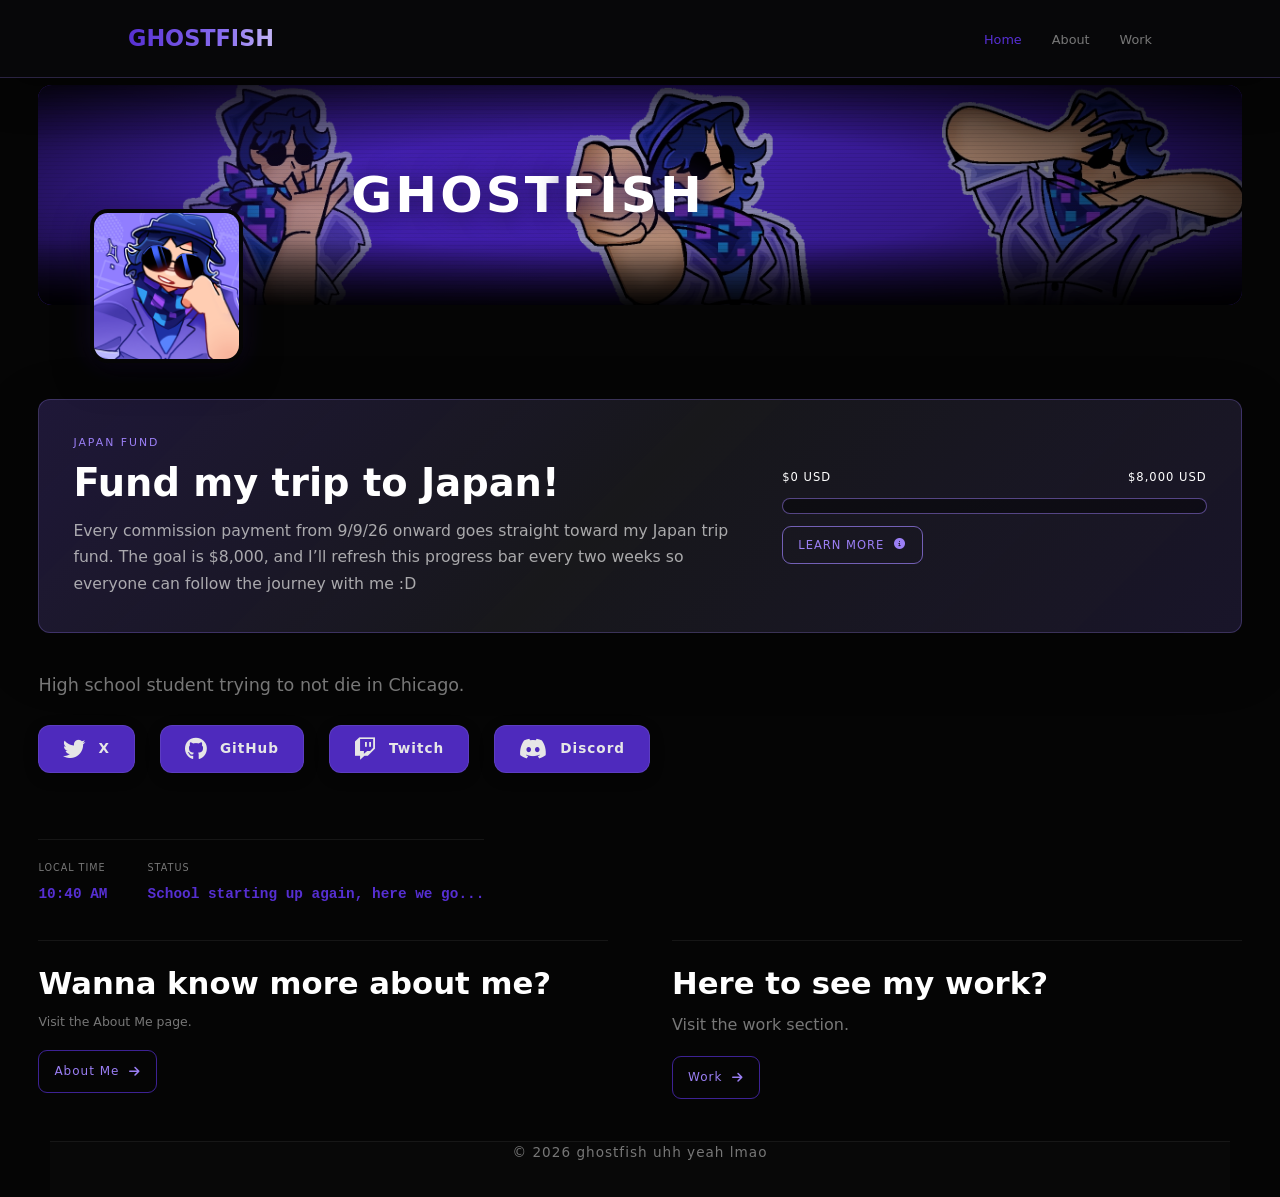
<file: index.html>
<!DOCTYPE html>
<html lang="en">

<head>
    <meta charset="UTF-8">
    <meta name="viewport" content="width=device-width, initial-scale=1.0">
    <title>ghostfish - Home</title>
    <meta name="description" content="Portfolio of Ikram (ghostfish) - projects, development, and whatever else I'm working on.">
    <meta name="keywords" content="ghostfish, portfolio, Roblox, Luau, development, projects">
    <meta name="author" content="Ikram (ghostfish)">

    <meta property="og:title" content="ghostfish's portfolio">
    <meta property="og:description" content="ghostfish's bizarre adventure">
    <meta property="og:image" content="https://ghostfishh.github.io/banner.png">
    <meta property="og:url" content="https://ghostfishh.github.io">
    <meta property="og:type" content="website">

    <meta name="twitter:card" content="summary_large_image">
    <meta name="twitter:title" content="ghostfish's portfolio">
    <meta name="twitter:description" content="ghostfish's bizarre adventure">
    <meta name="twitter:image" content="https://ghostfishh.github.io/banner.png">
    <meta name="twitter:site" content="@ghostfishhhh">

    <link rel="icon" type="image/png" sizes="16x16" href="assets/icons/favicon-16x16.png">
    <link rel="icon" type="image/png" sizes="32x32" href="assets/icons/favicon-32x32.png">
    <link rel="shortcut icon" href="assets/icons/favicon.ico">
    <link rel="apple-touch-icon" sizes="180x180" href="assets/icons/apple-touch-icon.png">
    <link rel="manifest" href="assets/icons/site.webmanifest">

    <meta name="theme-color" content="#050505">
    <link href="https://fonts.googleapis.com/css2?family=Space+Grotesk:wght@300;500;700&family=Syncopate:wght@700&display=swap" rel="stylesheet">
    <link rel="stylesheet" href="https://cdnjs.cloudflare.com/ajax/libs/font-awesome/6.5.1/css/all.min.css">
    <link rel="stylesheet" href="css/styles.css">

    <style>
        .home-shell {
            width: min(94vw, 1480px);
            margin: 0 auto;
            padding: 0 0 42px;
            min-height: 0;
        }

        .home-grid {
            display: grid;
            grid-template-columns: repeat(2, minmax(0, 1fr));
            grid-template-areas:
                "hero hero"
                "about work";
            column-gap: clamp(28px, 5vw, 70px);
            row-gap: 34px;
            align-items: start;
        }

        .home-hero {
            grid-area: hero;
            display: flex;
            flex-direction: column;
            align-items: flex-start;
            gap: 26px;
            padding-top: 4px;
        }

        .hero-p {
            color: var(--muted);
            max-width: 500px;
            font-size: 1.1rem;
            margin: 0;
        }

        .social-card {
            display: flex;
            gap: 25px;
            flex-wrap: wrap;
        }

        .social-tile {
            color: white;
            font-size: 0.85rem;
            font-family: var(--font-title);
            font-weight: 700;
            text-decoration: none;
            transition: all var(--transition-normal);
            opacity: 0.9;
            background: var(--purple);
            padding: 12px 24px;
            display: flex;
            align-items: center;
            justify-content: center;
            gap: 12px;
            border-radius: 12px;
            border: 1px solid rgba(255, 255, 255, 0.1);
            box-shadow: 0 4px 15px rgba(0, 0, 0, 0.4);
            letter-spacing: 1px;
        }

        .social-tile i {
            font-size: 1.4rem;
        }

        .social-tile span {
            font: inherit;
        }

        .social-tile:hover {
            color: var(--text-bright);
            background: #6e48e8;
            border-color: var(--purple-light);
            transform: translateY(-5px);
            opacity: 1;
            box-shadow: 0 10px 25px rgba(86, 47, 210, 0.65);
        }

        .status-card {
            display: flex;
            gap: 40px;
            border-top: 1px solid var(--border-subtle);
            padding-top: 20px;
            max-width: 760px;
        }

        .status-label {
            font-size: 0.6rem;
            color: var(--muted);
            display: block;
            margin-bottom: 5px;
            letter-spacing: 1px;
        }

        .status-value {
            font-weight: 700;
            color: var(--purple);
            font-size: 0.9rem;
            font-family: monospace;
        }

        .mini-value {
            color: var(--purple);
            font-family: monospace;
            font-size: 0.9rem;
            font-weight: 700;
        }

        .mini-sub {
            color: var(--muted);
            font-size: 0.78rem;
        }

        .about-card {
            grid-area: about;
        }

        .work-card {
            grid-area: work;
        }

        .mini-cta,
        .work-card {
            border-top: 1px solid var(--border-subtle);
            padding-top: 24px;
            min-height: 150px;
            display: flex;
            flex-direction: column;
            align-items: flex-start;
        }

        .mini-cta .mini-value,
        .work-copy h2 {
            font-family: var(--font-title);
            color: white;
            font-size: clamp(1.4rem, 2.4vw, 2.2rem);
            line-height: 1.2;
            letter-spacing: 0;
            margin: 0 0 10px;
            font-weight: 700;
        }

        .mini-cta .mini-sub,
        .work-copy p {
            color: var(--muted);
            margin: 0;
        }

        .home-button,
        .work-link {
            width: fit-content;
            display: inline-flex;
            align-items: center;
            gap: 10px;
            padding: 11px 15px;
            border-radius: 9px;
            border: 1px solid rgba(86, 47, 210, 0.7);
            background: transparent;
            color: var(--purple-light);
            text-decoration: none;
            font-size: 12px;
            font-family: var(--font-title);
            letter-spacing: 1px;
            transition: all var(--transition-normal);
            margin-top: 18px;
        }

        .home-button:hover,
        .work-link:hover {
            background: var(--purple);
            color: white;
            transform: translateX(3px);
        }

        .work-copy {
            display: flex;
            flex-direction: column;
            align-items: flex-start;
        }

        .work-copy h2 {
        }

        .work-copy p {
            max-width: 650px;
        }

        .home-footer {
            width: min(1180px, calc(100% - 40px));
            margin: 0 auto;
            padding: 0 0 34px;
            color: rgba(255,255,255,0.34);
            font-size: 12px;
        }

        @media (max-width: 900px) {
            .home-grid {
                grid-template-columns: 1fr;
                grid-template-areas:
                    "hero"
                    "about"
                    "work";
                gap: 18px;
            }
        }

        @media (max-width: 600px) {
            .home-shell { width: min(100% - 24px, 1180px); padding: 0 0 34px; }
            .social-card { gap: 12px; }
            .social-tile { flex: 1 1 calc(50% - 12px); padding-inline: 14px; }
            .status-card { flex-direction: column; gap: 14px; }
            .home-footer { width: min(100% - 24px, 1180px); }
        }

        @media (prefers-reduced-motion: reduce) {
            .social-tile,
            .work-link { transition: none; }
        }
    
        .home-shell {
            width: min(94vw, 1480px) !important;
            max-width: 1480px !important;
            margin-left: auto !important;
            margin-right: auto !important;
        }
        
        .site-banner-section {
            padding: 0 !important;
            margin-bottom: 94px !important;
            overflow: visible !important;
        }

        .site-banner-wrapper {
            width: min(94vw, 1480px) !important;
            height: clamp(150px, 18vw, 220px) !important;
            min-height: 0 !important;
            max-height: 220px !important;
            margin: 18px auto 0 !important;
            border-radius: 14px !important;
            overflow: visible !important;
        }

        .banner-profile {
            position: absolute;
            z-index: 8;
            left: clamp(24px, 4vw, 60px);
            bottom: -58px;
            width: clamp(118px, 12vw, 168px);
            aspect-ratio: 1 / 1;
            border-radius: 18px;
            border: 4px solid var(--black);
            background: var(--dark-card);
            box-shadow: 0 12px 34px rgba(0, 0, 0, 0.55), 0 0 26px var(--purple-dim);
            overflow: hidden;
        }

        .banner-profile img {
            width: 100%;
            height: 100%;
            object-fit: cover;
            display: block;
        }

        .site-banner-img {
            width: 100% !important;
            height: 100% !important;
            object-fit: cover !important;
            object-position: top center !important;
            border-radius: inherit !important;
        }

        .site-banner-scanlines,
        .site-banner-tint,
        .site-banner-vignette,
        .site-banner-glitch {
            border-radius: inherit;
            overflow: hidden;
        }

        .site-banner-text {
            transform: scale(.78);
            transform-origin: left center;
            left: 34px !important;
        }

        .banner-title,
        .banner-title span {
            color: #fff !important;
        }

        .banner-scroll-cue {
            display: none !important;
        }

    </style>
        
</head>

<body>
    <div class="loading-screen">
        <div class="loader-content">
            <span class="loader-text">GHOSTFISH</span>
            <div class="loader-bar"></div>
        </div>
    </div>
    <div class="progress-bar"></div>

    <header>
        <a href="index.html" class="logo grad-text" aria-label="Homepage">GHOSTFISH</a>
        <nav>
            <ul class="nav-links">
                <li><a href="index.html" class="nav-link active" aria-label="Home">Home</a></li>
                <li><a href="about.html" class="nav-link" aria-label="About Me">About</a></li>
                <li><a href="work.html" class="nav-link" aria-label="My Work">Work</a></li>
            </ul>
        </nav>
        <button class="mobile-nav-toggle" type="button" aria-label="Open navigation" aria-expanded="false">
            <i class="fas fa-bars"></i>
        </button>
    </header>

    <main>
        <section class="site-banner-section" id="banner" aria-label="Site Banner">
            <div class="site-banner-wrapper" id="site-banner-wrapper">
                <img src="assets/images/banner.png" alt="ghostfish banner" class="site-banner-img" id="site-banner-img" loading="eager" decoding="async">
                <div class="site-banner-scanlines"></div>
                <div class="site-banner-tint"></div>
                <div class="site-banner-vignette"></div>
                <div class="site-banner-glitch"></div>
                <div class="site-banner-text">
                    <h2 class="banner-title">GHOST<span>FISH</span></h2>
                </div>
                <div class="banner-profile" aria-label="Ghostfish profile image">
                    <img src="assets/images/avatar.png" alt="ghostfish profile" loading="lazy">
                </div>
            </div>
        </section>

        <section class="fundraiser-section reveal" aria-label="Japan trip fundraiser">
            <div class="fundraiser-card">
                <div>
                    <span class="fundraiser-eyebrow">Japan Fund</span>
                    <h2 class="fundraiser-title">Fund my trip to Japan!</h2>
                    <p class="fundraiser-description">Every commission payment from 9/9/26 onward goes straight toward my Japan trip fund. The goal is $8,000, and I’ll refresh this progress bar every two weeks so everyone can follow the journey with me :D</p>
                </div>
                <div class="fundraiser-progress-wrap">
                    <div class="fundraiser-progress-label">
                        <span>$0 USD</span>
                        <span>$8,000 USD</span>
                    </div>
                    <div class="fundraiser-track" role="progressbar" aria-label="Japan trip funding progress" aria-valuemin="0" aria-valuemax="8000" aria-valuenow="0">
                        <div class="fundraiser-fill"></div>
                    </div>
                    <button class="fundraiser-learn" type="button" data-japan-learn>Learn More <i class="fas fa-circle-info"></i></button>
                </div>
            </div>
        </section>

        <section id="home" class="home-shell" aria-label="Ghostfish home">
            <div class="home-grid">
                <div class="home-hero reveal">
                    <p class="hero-p">High school student trying to not die in Chicago.</p>

                    <div class="social-card" aria-label="Social links">
                        <a href="https://x.com/GhostFih" target="_blank" rel="noopener noreferrer" class="social-tile" aria-label="X">
                            <i class="fab fa-twitter"></i>
                            <span>X</span>
                        </a>
                        <a href="https://github.com/ghostfishh" target="_blank" rel="noopener noreferrer" class="social-tile" aria-label="GitHub">
                            <i class="fab fa-github"></i>
                            <span>GitHub</span>
                        </a>
                        <a href="https://www.twitch.tv/ghostfih" target="_blank" rel="noopener noreferrer" class="social-tile" aria-label="Twitch">
                            <i class="fab fa-twitch"></i>
                            <span>Twitch</span>
                        </a>
                        <a href="https://discord.gg/2Pech2WDzq" target="_blank" rel="noopener noreferrer" class="social-tile" aria-label="Discord">
                            <i class="fab fa-discord"></i>
                            <span>Discord</span>
                        </a>
                    </div>

                    <div class="status-card">
                        <div class="status-item">
                            <span class="status-label">LOCAL TIME</span>
                            <span id="chicago-time" class="status-value">--:--</span>
                        </div>
                        <div class="status-item">
                            <span class="status-label">STATUS</span>
                            <span class="status-value">School starting up again, here we go...</span>
                        </div>
                    </div>
                </div>

                <article class="mini-cta about-card reveal">
                    <span class="mini-value">Wanna know more about me?</span>
                    <span class="mini-sub">Visit the About Me page.</span>
                    <a href="about.html" class="home-button">About Me <i class="fas fa-arrow-right"></i></a>
                </article>

                <article class="work-card reveal">
                    <div class="work-copy">
                        <h2>Here to see my work?</h2>
                        <p>Visit the work section.</p>
                        <a href="work.html" class="work-link">Work <i class="fas fa-arrow-right"></i></a>
                    </div>
                </article>
            </div>
        </section>

        <footer class="home-footer">
            <p>&copy; <span id="footer-year">2026</span> ghostfish uhh yeah lmao</p>
        </footer>
    </main>

    <div class="fundraiser-modal" id="fundraiser-modal" aria-hidden="true">
        <div class="fundraiser-modal-backdrop" data-japan-close></div>
        <div class="fundraiser-modal-content" role="dialog" aria-modal="true" aria-labelledby="fundraiser-modal-title">
            <button class="fundraiser-modal-close" type="button" data-japan-close aria-label="Close fundraiser details"><i class="fas fa-times"></i></button>
            <h2 id="fundraiser-modal-title">Help Make Japan Happen</h2>
            <p>I’m planning to buy the tickets on August 26, 2028, so every commission from now until then helps move this from a dream into a real trip. Anyone who contributes, even through a small commission, will be invited to a private Discord server where I’ll share the planning, updates, and eventually the journey itself. I’ll also list contributor names here as a thank-you. I really, really want this, and every bit helps. Please and thank you 🙏🙏</p>
        </div>
    </div>

    <script src="js/script.js"></script>
    <script>
        document.getElementById('footer-year').textContent = new Date().getFullYear();
    </script>
</body>

</html>
</file>
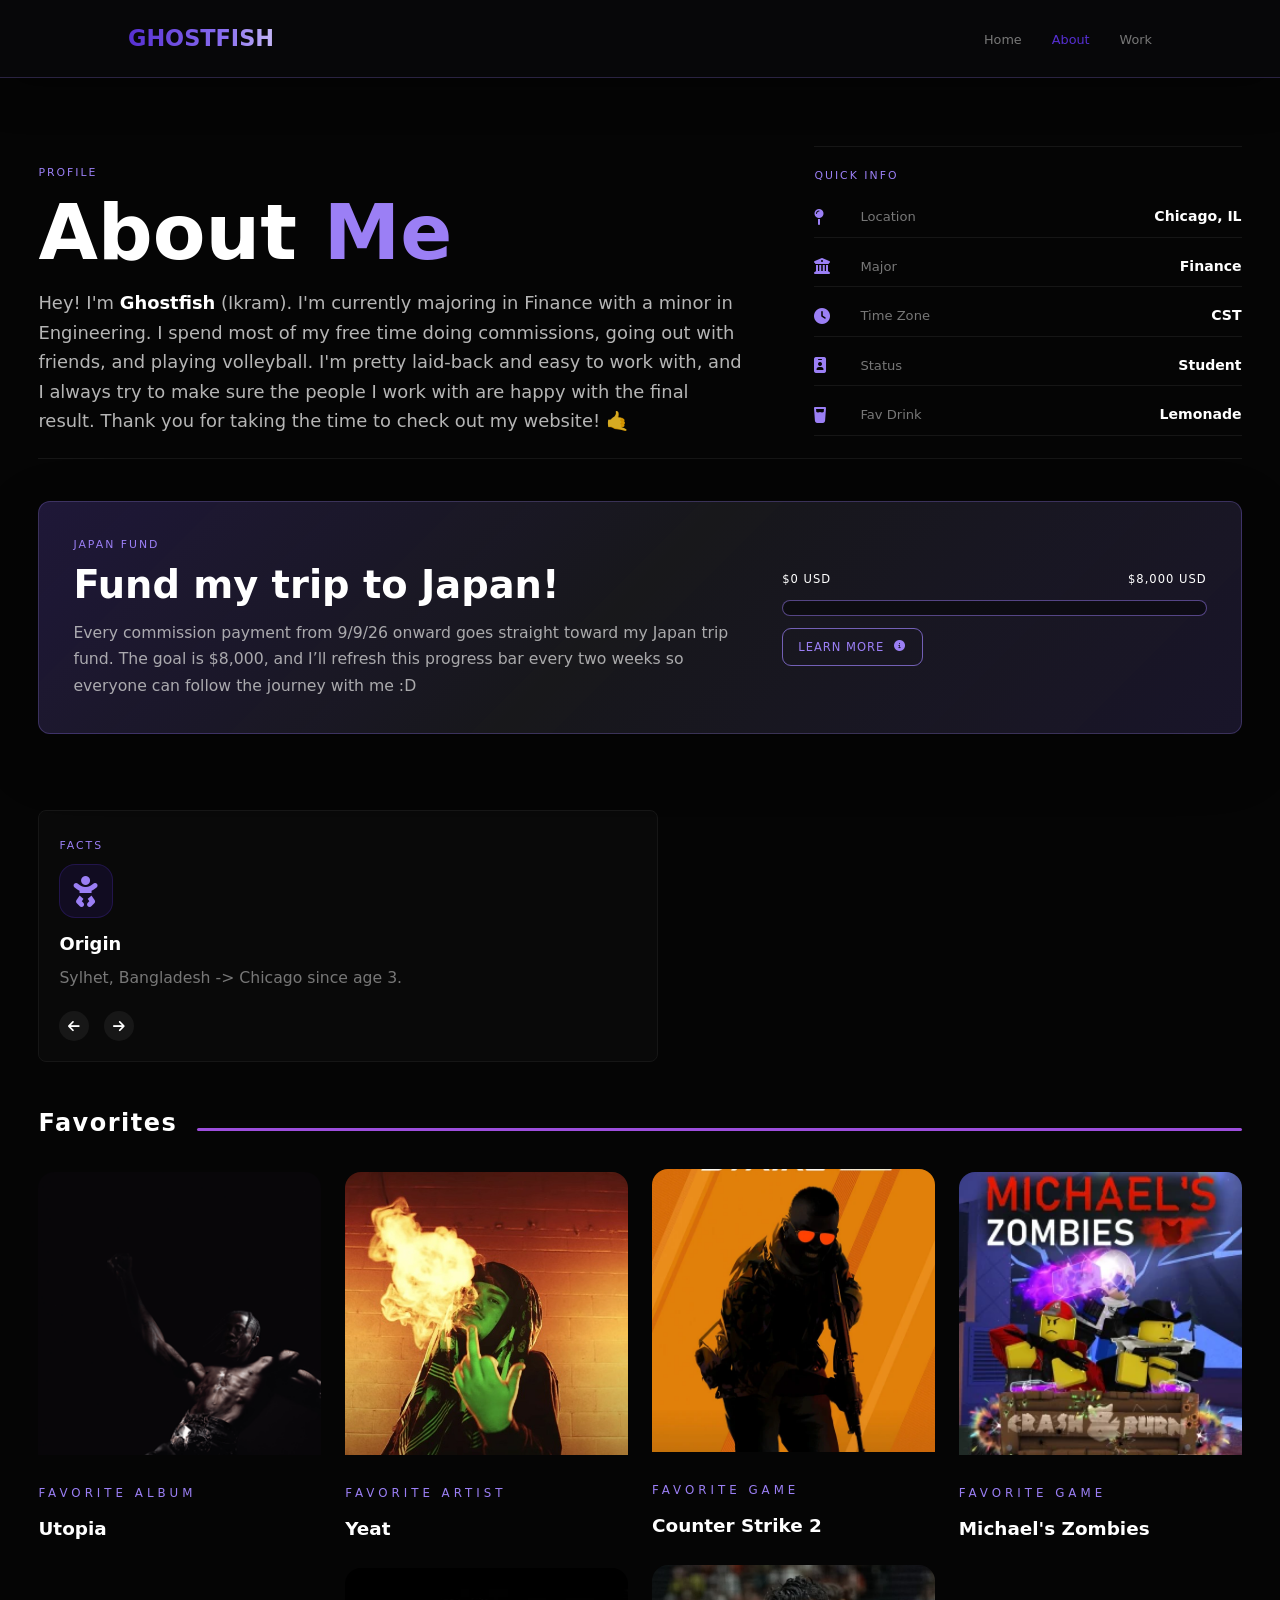
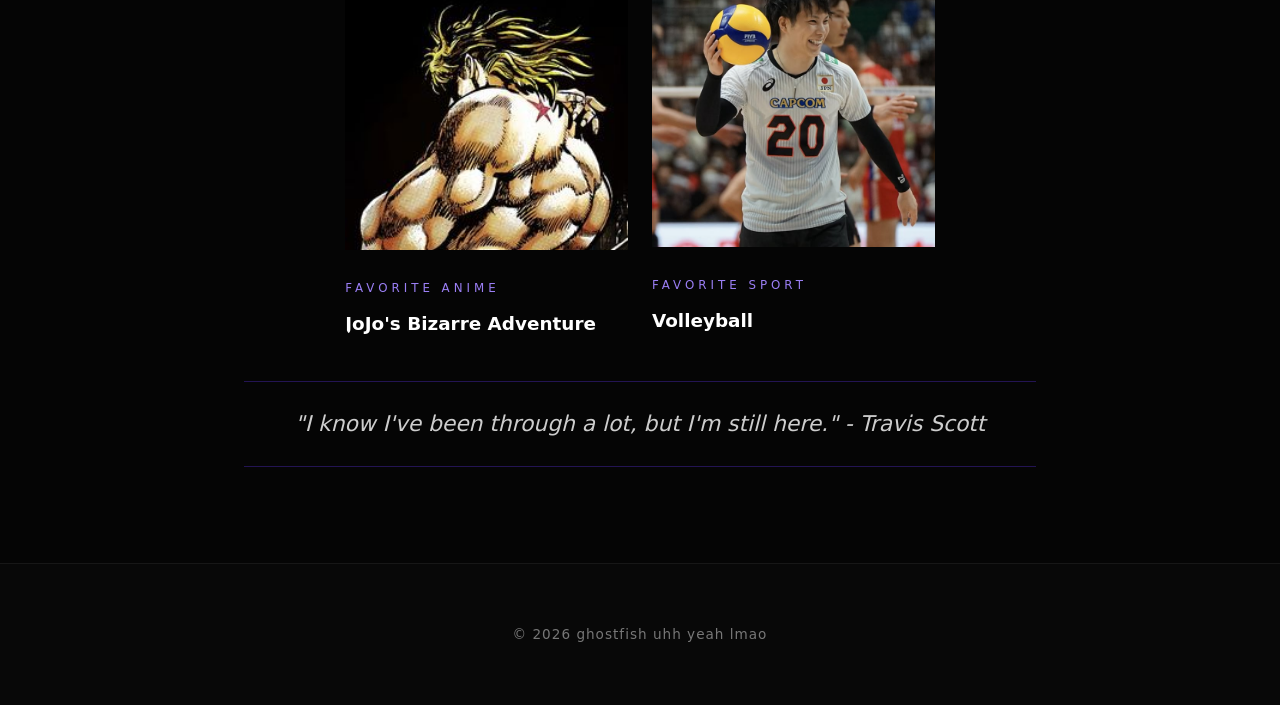
<file: about.html>
<!DOCTYPE html>
<html lang="en">

<head>
    <meta charset="UTF-8">
    <meta name="viewport" content="width=device-width, initial-scale=1.0">
    <title>ghostfish - About Me</title>
    <meta name="description" content="Get to know ghostfish - Mechatronics student from Chicago">
    <meta name="keywords" content="ghostfish, about, mechatronics, mechanical engineering, Chicago">
    <meta name="author" content="Ikram (ghostfish)">

    <meta property="og:title" content="About ghostfish">
    <meta property="og:description" content="Get to know ghostfish - Mechatronics student from Chicago">
    <meta property="og:image" content="https://ghostfishh.github.io/avatar.jpg">
    <meta property="og:url" content="https://ghostfishh.github.io/about.html">
    <meta property="og:type" content="website">

    <meta name="twitter:card" content="summary_large_image">
    <meta name="twitter:title" content="About ghostfish">
    <meta name="twitter:description" content="Get to know ghostfish - Mechatronics student from Chicago">
    <meta name="twitter:image" content="https://ghostfishh.github.io/avatar.jpg">
    <meta name="twitter:site" content="@ghostfishhhh">

    <link rel="icon" type="image/png" sizes="16x16" href="assets/icons/favicon-16x16.png">
    <link rel="icon" type="image/png" sizes="32x32" href="assets/icons/favicon-32x32.png">
    <link rel="shortcut icon" href="assets/icons/favicon.ico">
    <link rel="apple-touch-icon" sizes="180x180" href="assets/icons/apple-touch-icon.png">
    <link rel="manifest" href="assets/icons/site.webmanifest">

    <meta name="theme-color" content="#ffffff">
    <link
        href="https://fonts.googleapis.com/css2?family=Space+Grotesk:wght@300;500;700&family=Syncopate:wght@700&display=swap"
        rel="stylesheet">
    <link rel="stylesheet"
        href="https://cdnjs.cloudflare.com/ajax/libs/font-awesome/6.5.1/css/all.min.css">

    <link rel="stylesheet" href="css/styles.css">
    <style>
        #about {
            width: min(94vw, 1480px);
            margin: 0 auto;
            padding: 118px 0 56px;
        }

        .about-page {
            display: flex;
            flex-direction: column;
            gap: 42px;
        }

        .about-hero {
            display: grid;
            grid-template-columns: minmax(0, 1.25fr) minmax(280px, 0.75fr);
            gap: clamp(32px, 5vw, 72px);
            align-items: end;
            padding: 28px 0 22px;
            border-bottom: 1px solid var(--border-subtle);
        }

        .about-kicker,
        .about-card-label,
        .favorite-kicker {
            font-family: var(--font-title);
            color: var(--purple-light);
            font-size: 0.68rem;
            letter-spacing: 2px;
            text-transform: uppercase;
        }

        .about-title {
            margin: 12px 0 16px;
            color: var(--text-bright);
            font-family: var(--font-title);
            font-size: clamp(2.4rem, 6vw, 5.6rem);
            line-height: 1;
            letter-spacing: 0;
        }

        .about-title span {
            color: var(--purple-light);
        }

        .about-lede {
            max-width: 780px;
            color: rgba(216, 216, 216, 0.84);
            font-size: clamp(1.02rem, 1.4vw, 1.22rem);
            line-height: 1.65;
        }

        .about-lede strong {
            color: var(--text-bright);
        }

        .about-profile-panel {
            border-top: 1px solid var(--border-subtle);
            padding-top: 20px;
            display: grid;
            gap: 12px;
        }

        .quick-info {
            display: grid;
            gap: 8px;
        }

        .quick-info-row {
            display: grid;
            grid-template-columns: 34px 1fr auto;
            gap: 12px;
            align-items: center;
            padding: 9px 0;
            border-bottom: 1px solid var(--border-subtle);
        }

        .quick-info-row i {
            color: var(--purple-light);
            font-size: 1rem;
        }

        .quick-info-row span {
            color: var(--muted);
            font-size: 0.82rem;
        }

        .quick-info-row strong {
            color: var(--text-bright);
            font-size: 0.88rem;
            text-align: right;
        }

        .about-facts {
            max-width: 620px;
        }

        .fact-stage {
            border: 1px solid var(--border-subtle);
            border-radius: 8px;
            padding: 20px;
            background: rgba(255, 255, 255, 0.015);
        }

        .fact-stage .fact-slider {
            min-height: 140px;
            display: flex;
            align-items: center;
        }

        .fact-stage .fact-item {
            height: auto;
            text-align: left;
        }

        .fact-stage .fact-icon {
            width: 54px;
            height: 54px;
            border-radius: 16px;
            display: inline-flex;
            align-items: center;
            justify-content: center;
            margin-bottom: 12px;
            color: var(--purple-light);
            background: rgba(86, 47, 210, 0.12);
            border: 1px solid rgba(86, 47, 210, 0.24);
        }

        .fact-stage h4 {
            color: var(--text-bright);
            font-family: var(--font-title);
            font-size: 1.12rem;
            letter-spacing: 0;
            margin-bottom: 8px;
        }

        .fact-stage p {
            color: var(--muted);
            font-size: 0.98rem;
            line-height: 1.55;
        }

        .fact-stage .fact-controls {
            justify-content: flex-start;
            margin-top: 14px;
        }

        .favorites-grid {
            display: grid;
            grid-template-columns: repeat(4, minmax(0, 1fr));
            gap: 24px;
            margin-top: 30px;
        }

        .fav-square-card {
            border-radius: 16px;
            padding: 0;
            background: transparent;
            border: none;
            box-shadow: none;
        }

        .fav-square-card:hover {
            transform: translateY(-5px);
            box-shadow: none;
        }

        .fav-square-card:nth-child(5) {
            grid-column: 2;
        }

        .fav-square-card:nth-child(6) {
            grid-column: 3;
        }

        .fav-square-image {
            border-radius: 0;
            box-shadow: none;
            background: transparent;
        }

        .fav-square-info {
            padding-top: 14px;
        }

        .fav-category {
            color: var(--purple-light);
            font-family: var(--font-main);
            font-size: 0.74rem;
            font-weight: 500;
            letter-spacing: 4px;
            text-transform: uppercase;
        }

        .fav-name {
            display: block;
            margin-top: 6px;
            color: var(--text-bright);
            font-size: 1.15rem;
            font-weight: 700;
        }

        .closing-quote {
            max-width: 920px;
            margin: 0 auto;
            padding: 24px clamp(22px, 4vw, 54px);
            border-top: 1px solid rgba(86, 47, 210, 0.38);
            border-bottom: 1px solid rgba(86, 47, 210, 0.38);
            color: rgba(255, 255, 255, 0.8);
            font-size: clamp(1.05rem, 1.7vw, 1.45rem);
            line-height: 1.65;
            text-align: center;
            font-style: italic;
        }

        @media (max-width: 980px) {
            .about-hero {
                grid-template-columns: 1fr;
            }

            .favorites-grid {
                grid-template-columns: repeat(2, minmax(0, 1fr));
            }

            .fav-square-card:nth-child(5),
            .fav-square-card:nth-child(6) {
                grid-column: auto;
            }
        }

        @media (max-width: 640px) {
            #about {
                width: min(100% - 24px, 1480px);
                padding-top: 112px;
            }

            .about-page {
                gap: 34px;
            }

            .quick-info-row {
                grid-template-columns: 28px 1fr;
            }

            .quick-info-row strong {
                grid-column: 2;
                text-align: left;
            }

            .favorites-grid {
                grid-template-columns: 1fr;
            }

            .fav-square-card:nth-child(5),
            .fav-square-card:nth-child(6) {
                grid-column: auto;
            }
        }
    </style>
</head>

<body>
    <div class="loading-screen">
        <div class="loader-content">
            <span class="loader-text">GHOSTFISH</span>
            <div class="loader-bar"></div>
        </div>
    </div>
    <div class="progress-bar"></div>

    <header>
        <a href="index.html" class="logo grad-text" aria-label="Homepage">GHOSTFISH</a>
        <nav>
            <ul class="nav-links">
                <li><a href="index.html" class="nav-link" aria-label="Home">Home</a></li>
                <li><a href="about.html" class="nav-link active" aria-label="About Me">About</a></li>
                <li><a href="work.html" class="nav-link" aria-label="My Work">Work</a></li>
            </ul>
        </nav>
        <button class="mobile-nav-toggle" type="button" aria-label="Open navigation" aria-expanded="false">
            <i class="fas fa-bars"></i>
        </button>
    </header>

    <main>
        <section id="about">
            <div class="about-page">
                <div class="about-hero reveal">
                    <div>
                        <span class="about-kicker">Profile</span>
                        <h1 class="about-title">About <span>Me</span></h1>
                        <p class="about-lede">Hey! I'm <strong>Ghostfish</strong> (Ikram). I'm currently majoring in Finance with a minor in Engineering. I spend most of my free time doing commissions, going out with friends, and playing volleyball. I'm pretty laid-back and easy to work with, and I always try to make sure the people I work with are happy with the final result. Thank you for taking the time to check out my website! 🤙</p>

                    </div>

                    <aside class="about-profile-panel" aria-label="Quick information">
                        <span class="about-card-label">Quick Info</span>
                        <div class="quick-info">
                            <div class="quick-info-row"><i class="fas fa-map-pin"></i><span>Location</span><strong>Chicago, IL</strong></div>
                            <div class="quick-info-row"><i class="fas fa-building-columns"></i><span>Major</span><strong>Finance</strong></div>
                            <div class="quick-info-row"><i class="fas fa-clock"></i><span>Time Zone</span><strong>CST</strong></div>
                            <div class="quick-info-row"><i class="fas fa-id-badge"></i><span>Status</span><strong>Student</strong></div>
                            <div class="quick-info-row"><i class="fas fa-glass-water"></i><span>Fav Drink</span><strong>Lemonade</strong></div>
                        </div>
                    </aside>
                </div>

                <section class="fundraiser-section reveal" aria-label="Japan trip fundraiser">
                    <div class="fundraiser-card">
                        <div>
                            <span class="fundraiser-eyebrow">Japan Fund</span>
                            <h2 class="fundraiser-title">Fund my trip to Japan!</h2>
                            <p class="fundraiser-description">Every commission payment from 9/9/26 onward goes straight toward my Japan trip fund. The goal is $8,000, and I’ll refresh this progress bar every two weeks so everyone can follow the journey with me :D</p>
                        </div>
                        <div class="fundraiser-progress-wrap">
                            <div class="fundraiser-progress-label">
                                <span>$0 USD</span>
                                <span>$8,000 USD</span>
                            </div>
                            <div class="fundraiser-track" role="progressbar" aria-label="Japan trip funding progress" aria-valuemin="0" aria-valuemax="8000" aria-valuenow="0">
                                <div class="fundraiser-fill"></div>
                            </div>
                            <button class="fundraiser-learn" type="button" data-japan-learn>Learn More <i class="fas fa-circle-info"></i></button>
                        </div>
                    </div>
                </section>

                <div class="about-facts">
                    <div class="fact-stage reveal">
                        <span class="about-card-label">Facts</span>
                        <div class="fact-slider">
                            <div class="fact-item active">
                                <span class="fact-icon"><i class="fas fa-baby"></i></span>
                                <h4>Origin</h4>
                                <p>Sylhet, Bangladesh -> Chicago since age 3.</p>
                            </div>

                            <div class="fact-item">
                                <span class="fact-icon"><i class="fas fa-graduation-cap"></i></span>
                                <h4>Graduation</h4>
                                <p id="graduation-counter">--</p>
                            </div>
                        </div>

                        <div class="fact-controls">
                            <button id="prevFact" aria-label="Previous Fact"><i class="fas fa-arrow-left"></i></button>
                            <button id="nextFact" aria-label="Next Fact"><i class="fas fa-arrow-right"></i></button>
                        </div>
                    </div>

                </div>

                <div>
                    <div class="section-header reveal">
                        <h2 class="section-title">Favorites</h2>
                        <div class="line-decorator"></div>
                    </div>

                    <div class="favorites-grid">
                        <div class="fav-square-card reveal">
                            <div class="fav-square-image">
                                <img src="favorites/favAlbum.png" alt="Utopia" loading="lazy">
                                <div class="fav-overlay">
                                    <button class="fav-play-btn" data-audio="assets/audio/favAlbum.mp3" aria-label="Play Favorite Album audio">
                                        <i class="fas fa-play"></i>
                                    </button>
                                </div>
                            </div>
                            <div class="fav-square-info">
                                <h3 class="fav-category">Favorite Album</h3>
                                <span class="fav-name">Utopia</span>
                            </div>
                        </div>

                        <div class="fav-square-card reveal">
                            <div class="fav-square-image">
                                <img src="favorites/favArtist.jpg" alt="Yeat" loading="lazy">
                                <div class="fav-overlay">
                                    <button class="fav-play-btn" data-audio="assets/audio/favArtist.mp3" aria-label="Play Favorite Artist audio">
                                        <i class="fas fa-play"></i>
                                    </button>
                                </div>
                            </div>
                            <div class="fav-square-info">
                                <h3 class="fav-category">Favorite Artist</h3>
                                <span class="fav-name">Yeat</span>
                            </div>
                        </div>

                        <div class="fav-square-card reveal">
                            <div class="fav-square-image">
                                <img src="favorites/game-cs2.webp" alt="Counter Strike 2" loading="lazy">
                            </div>
                            <div class="fav-square-info">
                                <h3 class="fav-category">Favorite Game</h3>
                                <span class="fav-name">Counter Strike 2</span>
                            </div>
                        </div>

                        <div class="fav-square-card reveal">
                            <div class="fav-square-image">
                                <img src="favorites/zombies.png" alt="Michael's Zombies" loading="lazy">
                            </div>
                            <div class="fav-square-info">
                                <h3 class="fav-category">Favorite Game</h3>
                                <span class="fav-name">Michael's Zombies</span>
                            </div>
                        </div>

                        <div class="fav-square-card reveal">
                            <div class="fav-square-image">
                                <img src="favorites/favAnime.png" alt="JoJo's Bizarre Adventure" loading="lazy">
                                <div class="fav-overlay">
                                    <button class="fav-play-btn" data-audio="assets/audio/favAnime.mp3" aria-label="Play Favorite Anime audio">
                                        <i class="fas fa-play"></i>
                                    </button>
                                </div>
                            </div>
                            <div class="fav-square-info">
                                <h3 class="fav-category">Favorite Anime</h3>
                                <span class="fav-name">JoJo's Bizarre Adventure</span>
                            </div>
                        </div>

                        <div class="fav-square-card reveal">
                            <div class="fav-square-image">
                                <img src="favorites/favStreamer.png" alt="Volleyball" loading="lazy">
                            </div>
                            <div class="fav-square-info">
                                <h3 class="fav-category">Favorite Sport</h3>
                                <span class="fav-name">Volleyball</span>
                            </div>
                        </div>
                    </div>
                </div>

                <blockquote class="closing-quote reveal">
                    "I know I've been through a lot, but I'm still here." - Travis Scott
                </blockquote>
            </div>
        </section>

        <footer>
            <p>&copy; 2026 ghostfish uhh yeah lmao</p>
        </footer>
    </main>

    <div class="fundraiser-modal" id="fundraiser-modal" aria-hidden="true">
        <div class="fundraiser-modal-backdrop" data-japan-close></div>
        <div class="fundraiser-modal-content" role="dialog" aria-modal="true" aria-labelledby="fundraiser-modal-title">
            <button class="fundraiser-modal-close" type="button" data-japan-close aria-label="Close fundraiser details"><i class="fas fa-times"></i></button>
            <h2 id="fundraiser-modal-title">Help Make Japan Happen</h2>
            <p>I’m planning to buy the tickets on August 26, 2028, so every commission from now until then helps move this from a dream into a real trip. Anyone who contributes, even through a small commission, will be invited to a private Discord server where I’ll share the planning, updates, and eventually the journey itself. I’ll also list contributor names here as a thank-you. I really, really want this, and every bit helps. Please and thank you 🙏🙏</p>
        </div>
    </div>

    <script src="js/script.js"></script>
</body>

</html>
</file>
<file: css/styles.css>
:root {
    --black: #050505;
    --dark: #080808;
    --dark-card: #0d0d0d;
    --purple: #562fd2;
    --purple-light: #9b7ff5;
    --purple-dim: rgba(86, 47, 210, 0.18);
    --text: #d8d8d8;
    --text-bright: #ffffff;
    --muted: #777;
    --muted-dark: #333;
    --border-color: #1e1e1e;
    --border-subtle: #161616;
    --border-ghost: rgba(255, 255, 255, 0.06);
    --overlay-dark: rgba(0, 0, 0, 0.96);
    --overlay-medium: rgba(0, 0, 0, 0.88);
    --overlay-light: rgba(0, 0, 0, 0.45);
    --font-main: 'Space Grotesk', sans-serif;
    --font-title: 'Syncopate', sans-serif;
    --transition-fast: 0.2s;
    --transition-normal: 0.3s;
    --transition-slow: 0.4s;
}

* {
    margin: 0;
    padding: 0;
    box-sizing: border-box;
}

html {
    scroll-behavior: smooth;
}

body {
    background: var(--black);
    color: var(--text);
    font-family: var(--font-main);
    overflow-x: hidden;
    line-height: 1.6;
}

::-webkit-scrollbar {
    width: 5px;
}

::-webkit-scrollbar-track {
    background: var(--black);
}

::-webkit-scrollbar-thumb {
    background: var(--purple);
    border-radius: 4px;
}

a:focus,
button:focus,
.nav-link:focus,
.social-icon:focus,
.project-link:focus,
.fundraiser-learn:focus,
.fav-card:focus {
    outline: 2px solid var(--purple);
    outline-offset: 4px;
}

.loading-screen {
    position: fixed;
    inset: 0;
    background: var(--black);
    display: flex;
    align-items: center;
    justify-content: center;
    z-index: 9999;
    transition: opacity 0.5s ease;
}

.loader-content {
    text-align: center;
}

.loader-text {
    font-family: var(--font-title);
    font-size: 1.2rem;
    letter-spacing: 5px;
    color: var(--purple);
}

.loader-bar {
    height: 2px;
    width: 0;
    background: var(--purple);
    margin-top: 10px;
    animation: load 0.8s forwards;
}

@keyframes load {
    to {
        width: 100%;
    }
}

.progress-bar {
    position: fixed;
    top: 0;
    left: 0;
    height: 3px;
    background: var(--purple);
    z-index: 2000;
    width: 0%;
}

header {
    position: fixed;
    top: 0;
    left: 0;
    width: 100%;
    min-height: 78px;
    padding: 18px 10%;
    display: flex;
    justify-content: space-between;
    align-items: center;
    background: rgba(8, 8, 10, 0.96);
    backdrop-filter: blur(16px);
    z-index: 5000;
    border-bottom: 1px solid rgba(155, 127, 245, 0.24);
    box-shadow: 0 12px 40px rgba(0, 0, 0, 0.36);
}

.logo.grad-text {
    font-family: var(--font-title);
    text-decoration: none;
    font-size: 1.4rem;
    background: linear-gradient(to right, var(--purple), #8a6ff0, var(--text-bright), var(--purple));
    background-size: 200% auto;
    color: transparent !important;
    background-clip: text;
    -webkit-background-clip: text;
    animation: shine 3s linear infinite;
    font-weight: 700;
}

@keyframes shine {
    to {
        background-position: 200% center;
    }
}

.nav-links {
    display: flex;
    list-style: none;
    gap: 30px;
}

.mobile-nav-toggle {
    display: none;
    width: 42px;
    height: 42px;
    align-items: center;
    justify-content: center;
    border: 1px solid rgba(155, 127, 245, 0.34);
    border-radius: 10px;
    background: rgba(255, 255, 255, 0.04);
    color: var(--text-bright);
    cursor: pointer;
    font-size: 1.05rem;
}

.nav-link {
    color: var(--muted);
    text-decoration: none;
    font-size: 0.8rem;
    transition: color var(--transition-normal);
    position: relative;
    font-family: var(--font-title);
}

.nav-link:hover,
.nav-link.active {
    color: var(--purple);
}

.fundraiser-section {
    width: min(94vw, 1480px);
    margin: 0 auto 34px;
    padding: 0;
    min-height: 0;
}

.fundraiser-card {
    display: grid;
    grid-template-columns: minmax(0, 1.1fr) minmax(260px, 0.7fr);
    gap: clamp(20px, 4vw, 42px);
    align-items: center;
    border: 1px solid rgba(155, 127, 245, 0.26);
    border-radius: 12px;
    background:
        linear-gradient(135deg, rgba(86, 47, 210, 0.18), rgba(255, 255, 255, 0.025) 48%, rgba(86, 47, 210, 0.1)),
        var(--dark-card);
    padding: clamp(22px, 3vw, 34px);
    box-shadow: 0 20px 60px rgba(0, 0, 0, 0.28);
}

.fundraiser-eyebrow {
    display: block;
    margin-bottom: 10px;
    color: var(--purple-light);
    font-family: var(--font-title);
    font-size: 0.68rem;
    letter-spacing: 2px;
    text-transform: uppercase;
}

.fundraiser-title {
    margin: 0 0 12px;
    color: var(--text-bright);
    font-family: var(--font-title);
    font-size: clamp(1.35rem, 3vw, 2.45rem);
    line-height: 1.15;
    letter-spacing: 0;
}

.fundraiser-description {
    max-width: 820px;
    margin: 0;
    color: rgba(216, 216, 216, 0.76);
    font-size: 0.98rem;
    line-height: 1.7;
}

.fundraiser-progress-wrap {
    display: grid;
    gap: 12px;
}

.fundraiser-progress-label {
    display: flex;
    justify-content: space-between;
    gap: 16px;
    color: var(--text-bright);
    font-family: var(--font-title);
    font-size: 0.72rem;
    letter-spacing: 1px;
}

.fundraiser-track {
    height: 16px;
    overflow: hidden;
    border: 1px solid rgba(155, 127, 245, 0.5);
    border-radius: 999px;
    background: rgba(0, 0, 0, 0.42);
}

.fundraiser-fill {
    width: 0%;
    height: 100%;
    border-radius: inherit;
    background: linear-gradient(90deg, var(--purple), var(--purple-light));
}

.fundraiser-learn {
    width: fit-content;
    display: inline-flex;
    align-items: center;
    gap: 10px;
    padding: 11px 15px;
    border: 1px solid rgba(155, 127, 245, 0.7);
    border-radius: 9px;
    background: transparent;
    color: var(--purple-light);
    cursor: pointer;
    font-family: var(--font-title);
    font-size: 0.72rem;
    letter-spacing: 1px;
    text-transform: uppercase;
    transition: all var(--transition-normal);
}

.fundraiser-learn:hover {
    background: var(--purple);
    color: white;
    transform: translateX(3px);
}

.fundraiser-modal {
    position: fixed;
    inset: 0;
    z-index: 9998;
    display: none;
    align-items: center;
    justify-content: center;
    padding: 20px;
}

.fundraiser-modal.show {
    display: flex;
    animation: modalFadeIn 0.25s ease;
}

.fundraiser-modal-backdrop {
    position: absolute;
    inset: 0;
    background: rgba(0, 0, 0, 0.88);
    backdrop-filter: blur(14px);
}

.fundraiser-modal-content {
    position: relative;
    z-index: 1;
    width: min(92vw, 620px);
    border: 1px solid rgba(155, 127, 245, 0.32);
    border-radius: 14px;
    background: var(--dark-card);
    padding: clamp(26px, 4vw, 42px);
    box-shadow: 0 34px 90px rgba(0, 0, 0, 0.64);
}

.fundraiser-modal-content h2 {
    margin: 0 0 14px;
    color: var(--text-bright);
    font-family: var(--font-title);
    font-size: clamp(1.15rem, 3vw, 1.8rem);
    line-height: 1.25;
    letter-spacing: 0;
}

.fundraiser-modal-content p {
    margin: 0;
    color: rgba(216, 216, 216, 0.82);
    line-height: 1.75;
}

.fundraiser-modal-close {
    position: absolute;
    top: 14px;
    right: 14px;
    width: 36px;
    height: 36px;
    border: 1px solid var(--border-ghost);
    border-radius: 50%;
    background: rgba(255, 255, 255, 0.07);
    color: var(--text-bright);
    cursor: pointer;
}

section {
    padding: 140px 10%;
    min-height: 100vh;
}

.section-header {
    margin-bottom: 50px;
    display: flex;
    align-items: center;
    gap: 20px;
}

.section-title {
    font-family: var(--font-title);
    font-size: 1.1rem;
    color: var(--purple);
    letter-spacing: 2px;
}

.line-decorator {
    height: 1px;
    flex-grow: 1;
    background: linear-gradient(90deg, var(--purple), transparent);
}

.hero {
    display: flex;
    align-items: center;
    justify-content: space-between;
    gap: 40px;
    position: relative;
}

.glitch-text {
    font-family: var(--font-title);
    font-size: 3.5rem;
    line-height: 1.1;
    margin-bottom: 20px;
    color: var(--text-bright);
}

.hero-p {
    color: var(--muted);
    max-width: 500px;
    font-size: 1.1rem;
    margin-bottom: 30px;
}

.profile-img {
    width: 320px;
    border-radius: 20px;
    border: 1px solid var(--border-color);
    box-shadow: 0 0 30px var(--purple-dim);
    animation: profileBreathe 4s ease-in-out infinite;
    position: relative;
}

@keyframes profileBreathe {
    0%, 100% {
        box-shadow: 0 0 20px rgba(86, 47, 210, 0.2), 0 0 40px rgba(86, 47, 210, 0.1);
    }
    50% {
        box-shadow: 0 0 35px rgba(86, 47, 210, 0.4), 0 0 60px rgba(86, 47, 210, 0.2);
    }
}

.status-card {
    display: flex;
    gap: 40px;
    margin-top: 40px;
    border-top: 1px solid var(--border-subtle);
    padding-top: 20px;
}

.status-label {
    font-size: 0.6rem;
    color: var(--muted);
    display: block;
    margin-bottom: 5px;
    letter-spacing: 1px;
}

.status-value {
    font-weight: 700;
    color: var(--purple);
    font-size: 0.9rem;
    font-family: monospace;
}

.social-links {
    display: flex;
    gap: 25px;
}

.social-icon {
    color: white;
    font-size: 0.85rem;
    font-family: var(--font-title);
    font-weight: 700;
    text-decoration: none;
    transition: all var(--transition-normal);
    opacity: 0.9;
    background: var(--purple);
    padding: 12px 24px;
    display: flex;
    align-items: center;
    justify-content: center;
    gap: 12px;
    border-radius: 12px;
    border: 1px solid rgba(255, 255, 255, 0.1);
    box-shadow: 0 4px 15px rgba(0, 0, 0, 0.4);
    position: relative;
    letter-spacing: 1px;
}

.social-icon i {
    font-size: 1.4rem;
}

.social-icon:hover {
    color: var(--text-bright);
    background: #6e48e8;
    border-color: var(--purple-light);
    transform: translateY(-5px);
    opacity: 1;
    box-shadow: 0 10px 25px rgba(86, 47, 210, 0.65);
}

.social-icon::after {
    content: attr(data-tooltip);
    position: absolute;
    bottom: 125%;
    left: 50%;
    transform: translateX(-50%) translateY(10px);
    background: var(--dark-card);
    color: var(--text-bright);
    padding: 8px 12px;
    border-radius: 8px;
    font-size: 0.75rem;
    font-family: var(--font-main);
    font-weight: 500;
    white-space: nowrap;
    opacity: 0;
    pointer-events: none;
    transition: all var(--transition-fast);
    border: 1px solid var(--purple);
    box-shadow: 0 4px 15px rgba(0, 0, 0, 0.5);
    z-index: 10;
    letter-spacing: 0;
}

.social-icon:hover::after {
    opacity: 1;
    transform: translateX(-50%) translateY(0);
}

.about-main-layout {
    display: flex;
    flex-direction: column;
    gap: 40px;
    max-width: 1000px;
    margin: 0 auto;
}

.about-content {
    display: flex;
    flex-direction: column;
    gap: 40px;
}

.about-boxes-grid {
    display: grid;
    grid-template-columns: repeat(auto-fit, minmax(260px, 1fr));
    gap: 25px;
}

/* Make the right-side facts/info column feel smaller on larger screens */
@media (min-width: 900px) {
    .about-boxes-grid {
        grid-template-columns: 0.9fr 0.7fr;
        align-items: start;
    }
}

.warning-banner {
    background: var(--purple-dim);
    border-left: 3px solid var(--purple);
    padding: 12px 20px;
    color: var(--purple);
    font-weight: 700;
    font-size: 0.75rem;
    margin-bottom: 35px;
}

.bio-intro {
    font-size: 1.05rem;
    line-height: 1.8;
    color: #d0d0d0;
    margin-bottom: 40px;
}

.data-card {
    background: var(--dark-card);
    border: 1px solid var(--border-subtle);
    border-radius: 12px;
    padding: 25px;
    transition: all var(--transition-normal);
    display: flex;
    flex-direction: column;
    height: 100%;
}

.data-card:hover {
    border-color: var(--purple);
    transform: translateY(-5px);
    box-shadow: 0 10px 30px rgba(0, 0, 0, 0.5);
}

.card-header {
    font-family: var(--font-title);
    font-size: 0.65rem;
    color: var(--purple);
    letter-spacing: 2px;
    margin-bottom: 20px;
    padding-bottom: 10px;
    border-bottom: 1px solid var(--border-ghost);
    text-transform: uppercase;
}

.fact-item {
    display: none;
    text-align: center;
    height: 110px;
}

.fact-item.active {
    display: block;
    animation: fadeIn 0.5s ease;
}

.fact-icon {
    font-size: 2rem;
    color: var(--purple);
    margin-bottom: 15px;
}

.fact-controls {
    display: flex;
    justify-content: center;
    gap: 15px;
}

.fact-controls button {
    background: var(--border-ghost);
    border: none;
    color: var(--text-bright);
    width: 30px;
    height: 30px;
    border-radius: 50%;
    cursor: pointer;
    transition: all var(--transition-normal);
}

.fact-controls button:hover {
    background: var(--purple);
    transform: scale(1.1);
}

.favorites-grid {
    display: grid;
    grid-template-columns: repeat(auto-fit, minmax(280px, 1fr));
    gap: 30px;
    margin-top: 30px;
}

/* Favor a “bigger on the right” look on wider screens */
@media (min-width: 900px) {
    .favorites-grid {
        grid-template-columns: repeat(3, minmax(0, 1fr));
        justify-content: end;
    }

    .fav-square-card {
        transition: all var(--transition-normal);
    }

    /* Right-side cards: keep consistent sizing */
    .favorites-grid > .fav-square-card:nth-child(3n) {
        transform: translateY(-3px);
    }
}



/* Keep mobile unchanged */
@media (max-width: 899px) {
    .favorites-grid > .fav-square-card:nth-child(3n) {
        transform: none;
    }
}

.fav-square-card {
    background: var(--dark-card);
    border: 1px solid var(--border-subtle);
    border-radius: 16px;
    padding: 20px;
    transition: all var(--transition-normal);
    display: flex;
    flex-direction: column;
    gap: 15px;
    position: relative;
    overflow: hidden;
}

.fav-square-card:hover {
    border-color: var(--purple);
    transform: translateY(-5px);
    box-shadow: 0 10px 40px rgba(157, 78, 221, 0.15);
}

.fav-square-image {
    width: 100%;
    aspect-ratio: 1 / 1;
    position: relative;
    border-radius: 12px;
    overflow: hidden;
    box-shadow: 0 8px 20px rgba(0,0,0,0.5);
}

.fav-square-image img {
    width: 100%;
    height: 100%;
    object-fit: cover;
    transition: transform var(--transition-slow);
}

.fav-square-card:hover .fav-square-image img {
    transform: scale(1.08);
}

.fav-overlay {
    position: absolute;
    inset: 0;
    background: rgba(0, 0, 0, 0.5);
    display: flex;
    align-items: center;
    justify-content: center;
    opacity: 0;
    transition: opacity var(--transition-normal);
    backdrop-filter: blur(2px);
}

.fav-square-card:hover .fav-overlay {
    opacity: 1;
}

.fav-square-info {
    display: flex;
    flex-direction: column;
    gap: 5px;
}

.fav-category {
    font-family: var(--font-title);
    color: var(--text-bright);
    font-size: 1.1rem;
    letter-spacing: 0.5px;
}

.fav-name {
    color: var(--purple-light);
    font-size: 0.95rem;
    font-weight: 500;
}

.fav-play-btn {
    background: var(--purple);
    color: white;
    border: none;
    width: 60px;
    height: 60px;
    border-radius: 50%;
    font-size: 1.5rem;
    cursor: pointer;
    display: flex;
    align-items: center;
    justify-content: center;
    transition: transform var(--transition-fast), background var(--transition-fast), box-shadow var(--transition-fast);
    box-shadow: 0 0 20px rgba(86, 47, 210, 0.45);
}

.fav-play-btn:hover {
    transform: scale(1.15);
    background: #7855e8;
    box-shadow: 0 0 30px rgba(86, 47, 210, 0.7);
}

.spec-list {
    background: rgba(255, 255, 255, 0.02);
    padding: 15px;
    border-radius: 8px;
    border: 1px solid var(--border-subtle);
    margin-top: auto;
}

.spec-item {
    display: flex;
    justify-content: space-between;
    font-size: 0.75rem;
    margin-bottom: 10px;
    border-bottom: 1px solid var(--border-ghost);
    padding-bottom: 6px;
}

.spec-item:last-child {
    margin-bottom: 0;
    border-bottom: none;
}

.spec-item span:first-child {
    color: var(--muted);
}

.spec-item span:last-child {
    color: var(--text-bright);
}

.simple-quote {
    font-style: italic;
    font-size: 0.9rem;
    color: var(--muted);
    border-left: 3px solid var(--purple);
    padding: 10px 20px;
    margin-top: 20px;
    max-width: 600px;
    align-self: center;
    text-align: center;
    border-right: 3px solid var(--purple);
}


.project-grid {
    display: grid;
    grid-template-columns: repeat(auto-fill, minmax(340px, 1fr));
    gap: 28px;
}

.project-card {
    background: var(--dark-card);
    border-radius: 16px;
    border: 1px solid var(--border-subtle);
    overflow: hidden;
    transition: all 0.45s cubic-bezier(0.22, 1, 0.36, 1);
    position: relative;
    cursor: pointer;
    display: flex;
    flex-direction: column;
}

.project-card::before {
    content: '';
    position: absolute;
    inset: 0;
    border-radius: 16px;
    background: linear-gradient(135deg, rgba(86, 47, 210, 0.08) 0%, transparent 60%);
    opacity: 0;
    transition: opacity var(--transition-normal);
    pointer-events: none;
    z-index: 1;
}

.project-card:hover {
    border-color: rgba(86, 47, 210, 0.6);
    transform: translateY(-8px);
    box-shadow: 0 24px 60px rgba(0, 0, 0, 0.5), 0 0 0 1px rgba(86, 47, 210, 0.2);
}

.project-card:hover::before {
    opacity: 1;
}

.project-thumbnail {
    position: relative;
    width: 100%;
    aspect-ratio: 16/9;
    overflow: hidden;
    background: #000;
    flex-shrink: 0;
}

.project-thumbnail img {
    width: 100%;
    height: 100%;
    object-fit: cover;
    filter: brightness(0.65) saturate(0.9);
    transition: all 0.6s cubic-bezier(0.22, 1, 0.36, 1);
}

.project-card:hover .project-thumbnail img {
    transform: scale(1.07);
    filter: brightness(0.85) saturate(1.1);
}


.project-thumbnail::after {
    content: '';
    position: absolute;
    bottom: 0;
    left: 0;
    right: 0;
    height: 60%;
    background: linear-gradient(to top, rgba(13, 13, 13, 0.95) 0%, transparent 100%);
    pointer-events: none;
    z-index: 1;
}

.project-overlay {
    position: absolute;
    top: 14px;
    right: 14px;
    z-index: 3;
}

.project-number {
    font-family: var(--font-title);
    font-size: 0.7rem;
    color: var(--purple-light);
    background: rgba(0, 0, 0, 0.75);
    padding: 5px 10px;
    border-radius: 6px;
    border: 1px solid rgba(86, 47, 210, 0.4);
    letter-spacing: 2px;
    backdrop-filter: blur(8px);
}


.project-tags {
    position: absolute;
    bottom: 14px;
    left: 14px;
    z-index: 3;
    display: flex;
    gap: 6px;
    flex-wrap: wrap;
}

.project-tag {
    font-family: var(--font-main);
    font-size: 0.65rem;
    color: rgba(255, 255, 255, 0.75);
    background: rgba(86, 47, 210, 0.3);
    border: 1px solid rgba(86, 47, 210, 0.5);
    padding: 3px 9px;
    border-radius: 4px;
    letter-spacing: 0.5px;
    backdrop-filter: blur(6px);
}

.project-content {
    padding: 22px 24px 24px;
    display: flex;
    flex-direction: column;
    flex: 1;
    position: relative;
    z-index: 2;
}

.project-content h3 {
    font-size: 1.15rem;
    margin-bottom: 8px;
    color: var(--text-bright);
    font-family: var(--font-title);
    letter-spacing: 0.5px;
    line-height: 1.3;
}

.project-content p {
    color: var(--muted);
    font-size: 0.875rem;
    margin-bottom: 20px;
    line-height: 1.65;
    flex: 1;
}

.open-modal-btn {
    padding: 11px 20px;
    background: transparent;
    color: var(--purple-light);
    border: 1px solid rgba(86, 47, 210, 0.5);
    border-radius: 8px;
    font-weight: 700;
    font-size: 0.75rem;
    cursor: pointer;
    transition: all 0.25s ease;
    font-family: var(--font-title);
    text-transform: uppercase;
    letter-spacing: 1.5px;
    width: 100%;
    position: relative;
    overflow: hidden;
}

.open-modal-btn::before {
    content: '';
    position: absolute;
    inset: 0;
    background: var(--purple);
    transform: translateX(-100%);
    transition: transform 0.3s cubic-bezier(0.22, 1, 0.36, 1);
    z-index: 0;
}

.open-modal-btn span {
    position: relative;
    z-index: 1;
}

.open-modal-btn:hover {
    color: white;
    border-color: var(--purple);
    box-shadow: 0 4px 20px rgba(86, 47, 210, 0.4);
}

.open-modal-btn:hover::before {
    transform: translateX(0);
}


.category-tabs {
    display: flex;
    justify-content: center;
    gap: 8px;
    margin-bottom: 44px;
    flex-wrap: wrap;
    padding: 6px;
    background: rgba(255, 255, 255, 0.025);
    border: 1px solid var(--border-ghost);
    border-radius: 40px;
    width: fit-content;
    margin-inline: auto;
}

.category-tab {
    background: transparent;
    border: none;
    color: var(--muted);
    padding: 9px 22px;
    border-radius: 30px;
    cursor: pointer;
    font-family: var(--font-title);
    font-size: 0.75rem;
    letter-spacing: 1px;
    transition: all 0.25s ease;
}

.category-tab:hover {
    color: var(--text-bright);
}

.category-tab.active {
    background: var(--purple);
    color: white;
    box-shadow: 0 2px 12px rgba(86, 47, 210, 0.5);
}

.category-content {
    display: none;
}

.category-content.active {
    display: block;
    animation: fadeIn 0.5s ease;
}

.modal {
    position: fixed;
    inset: 0;
    z-index: 9999;
    display: none;
    align-items: center;
    justify-content: center;
}

.modal.show {
    display: flex;
    animation: modalFadeIn 0.25s ease;
}

@keyframes modalFadeIn {
    from { opacity: 0; }
    to   { opacity: 1; }
}

.modal-backdrop {
    position: absolute;
    inset: 0;
    background: rgba(0, 0, 0, 0.92);
    backdrop-filter: blur(16px);
}

.modal-content {
    position: relative;
    width: 90vw;
    max-width: 1100px;
    max-height: 88vh;
    background: var(--dark-card);
    border-radius: 20px;
    overflow: hidden;
    z-index: 10000;
    border: 1px solid rgba(86, 47, 210, 0.25);
    box-shadow: 0 40px 100px rgba(0, 0, 0, 0.7), 0 0 0 1px rgba(255, 255, 255, 0.04);
    animation: modalSlideUp 0.3s cubic-bezier(0.22, 1, 0.36, 1);
}

@keyframes modalSlideUp {
    from { transform: translateY(24px) scale(0.97); opacity: 0; }
    to   { transform: translateY(0) scale(1); opacity: 1; }
}

.modal-close {
    position: absolute;
    top: 18px;
    right: 18px;
    width: 36px;
    height: 36px;
    border-radius: 50%;
    background: rgba(255, 255, 255, 0.07);
    color: var(--muted);
    border: 1px solid var(--border-ghost);
    cursor: pointer;
    display: flex;
    align-items: center;
    justify-content: center;
    z-index: 10001;
    transition: all var(--transition-fast);
    font-size: 1rem;
}

.modal-close:hover {
    background: rgba(255, 255, 255, 0.14);
    color: var(--text-bright);
    border-color: rgba(255, 255, 255, 0.15);
    transform: rotate(90deg);
}

.modal-body {
    display: grid;
    grid-template-columns: 1.1fr 1fr;
    gap: 0;
    height: 100%;
    max-height: 88vh;
    overflow: hidden;
}

.modal-media {
    background: #000;
    overflow: hidden;
    position: relative;
}

.modal-media img,
.modal-media iframe {
    width: 100%;
    height: 100%;
    object-fit: cover;
    border-radius: 0;
    border: none;
    display: block;
}

.modal-right {
    display: flex;
    flex-direction: column;
    gap: 18px;
    padding: 40px 36px;
    overflow-y: auto;
    border-left: 1px solid var(--border-subtle);
}


.modal-right::before {
    content: '';
    display: block;
    width: 40px;
    height: 2px;
    background: var(--purple);
    border-radius: 2px;
    flex-shrink: 0;
}

.modal-title {
    font-family: var(--font-title);
    font-size: 1.6rem;
    color: var(--text-bright);
    letter-spacing: 0.5px;
    line-height: 1.2;
}

.modal-description {
    font-size: 0.95rem;
    line-height: 1.75;
    color: rgba(216, 216, 216, 0.85);
}

.modal-links {
    display: flex;
    flex-direction: column;
    gap: 10px;
    margin-top: auto;
}

.modal-link {
    display: flex;
    align-items: center;
    gap: 10px;
    padding: 13px 18px;
    background: rgba(86, 47, 210, 0.08);
    border: 1px solid rgba(86, 47, 210, 0.35);
    color: var(--purple-light);
    text-decoration: none;
    border-radius: 10px;
    font-weight: 600;
    font-size: 0.85rem;
    transition: all 0.22s ease;
}

.modal-link:hover {
    background: var(--purple);
    color: white;
    border-color: var(--purple);
    box-shadow: 0 4px 20px rgba(86, 47, 210, 0.4);
    transform: translateX(4px);
}

.travis-video {
    width: 100%;
    max-width: 600px;
    border-radius: 8px;
    border: 1px solid var(--border-subtle);
    margin-top: 20px;
}

@media (max-width: 1024px) {
    header {
        padding: 20px 5%;
    }

    .about-main-layout {
        grid-template-columns: 1fr;
        gap: 40px;
    }

    .hero {
        flex-direction: column-reverse;
        text-align: center;
    }

    .hero-p {
        margin: 0 auto 30px;
    }
}

@media (max-width: 768px) {
    header {
        min-height: 70px;
    }

    section {
        padding: 100px 5%;
    }

    .fundraiser-section {
        width: min(100% - 24px, 1480px);
    }

    .fundraiser-card {
        grid-template-columns: 1fr;
    }

    .glitch-text {
        font-size: 2.5rem;
    }

    .nav-links {
        position: absolute;
        top: calc(100% + 1px);
        left: 0;
        right: 0;
        display: none;
        flex-direction: column;
        gap: 0;
        padding: 12px 5% 18px;
        background: rgba(8, 8, 10, 0.98);
        border-bottom: 1px solid rgba(155, 127, 245, 0.24);
        box-shadow: 0 18px 34px rgba(0, 0, 0, 0.42);
    }

    header.nav-open .nav-links {
        display: flex;
    }

    .nav-links li {
        border-top: 1px solid var(--border-ghost);
    }

    .nav-link {
        display: block;
        padding: 14px 0;
        font-size: 0.86rem;
    }

    .mobile-nav-toggle {
        display: inline-flex;
    }

    .modal-body {
        grid-template-columns: 1fr;
        max-height: 90vh;
    }

    .modal-media {
        height: 220px;
    }

    .modal-right {
        padding: 24px;
    }

    .modal-content {
        width: 95vw;
        max-height: 90vh;
        border-radius: 16px;
    }

    .project-grid {
        grid-template-columns: 1fr;
    }

    .category-tabs {
        padding: 4px;
        gap: 4px;
    }
}

@media (max-width: 480px) {
    .fav-grid {
        grid-template-columns: repeat(2, 1fr);
    }

    .category-tab {
        padding: 8px 15px;
        font-size: 0.7rem;
    }

    .modal-title {
        font-size: 1.5rem;
    }
}

@keyframes fadeIn {
    from {
        opacity: 0;
    }

    to {
        opacity: 1;
    }
}

.reveal {
    opacity: 0;
    transform: translateY(20px);
    transition: 0.6s ease-out;
}

.reveal.active {
    opacity: 1;
    transform: translateY(0);
}

footer {
    padding: 60px 10%;
    border-top: 1px solid var(--border-ghost);
    text-align: center;
    background: var(--dark);
    margin-top: 40px;
}

footer p {
    color: var(--muted);
    font-size: 0.85rem;
    font-family: var(--font-title);
    letter-spacing: 1px;
}


.pg-card .pg-arrow {
    display: none !important;
}


:root {
    --font-main: 'Inter', system-ui, sans-serif;
    --font-title: 'Montserrat', system-ui, sans-serif;
    --dark-card: #121216;
    --purple-accent: #9d4edd;
}

.payment-intro-grid {
    display: grid;
    grid-template-columns: 1.15fr 1fr;
    gap: 28px;
    align-items: start;
    margin: 0 auto 64px auto;
    max-width: 1180px;
}

.payment-intro-left {
    border: 1px solid rgba(255, 255, 255, 0.07);
    border-radius: 20px;
    background: rgba(255, 255, 255, 0.025);
    padding: 36px;
    backdrop-filter: blur(16px);
    -webkit-backdrop-filter: blur(16px);
    box-shadow: 0 12px 40px rgba(0, 0, 0, 0.25);
    position: relative;
    overflow: hidden;
}


.payment-intro-left::before {
    content: '';
    position: absolute;
    top: 0;
    left: 0;
    width: 120px;
    height: 120px;
    background: radial-gradient(circle at top left, rgba(86, 47, 210, 0.12), transparent 70%);
    pointer-events: none;
}

.section-header {
    margin-bottom: 24px;
}

.section-title {
    margin: 0;
    font-family: var(--font-title);
    color: #ffffff;
    letter-spacing: 1.5px;
    font-size: 1.5rem;
}

.line-decorator {
    height: 3px;
    width: 40px;
    background: var(--purple-accent);
    margin-top: 12px;
    border-radius: 2px;
}

.payment-intro-text {
    font-family: var(--font-main);
    color: rgba(255, 255, 255, 0.72);
    line-height: 1.75;
    font-size: 1rem;
    margin: 0 0 20px 0;
}

.payment-intro-subtext {
    color: rgba(200, 182, 255, 0.95);
    font-size: 0.875rem;
    font-family: var(--font-main);
    background: rgba(157, 78, 221, 0.1);
    padding: 13px 17px;
    border-radius: 10px;
    border-left: 3px solid var(--purple-accent);
    display: inline-block;
    line-height: 1.6;
}

.payment-card {
    border-radius: 20px;
    border: 1px solid rgba(200, 182, 255, 0.15);
    background:
        linear-gradient(145deg, rgba(86, 47, 210, 0.1) 0%, rgba(255, 255, 255, 0.02) 55%),
        var(--dark-card);
    box-shadow: 0 20px 60px rgba(0, 0, 0, 0.45), 0 0 0 1px rgba(255,255,255,0.04);
    padding: 26px;
    display: flex;
    flex-direction: column;
    gap: 14px;
    position: relative;
    overflow: hidden;
}

.payment-card::after {
    content: '';
    position: absolute;
    bottom: -40px;
    right: -40px;
    width: 130px;
    height: 130px;
    border-radius: 50%;
    background: rgba(86, 47, 210, 0.06);
    pointer-events: none;
}

.payment-card-header {
    display: flex;
    align-items: center;
    justify-content: space-between;
    margin-bottom: 4px;
}

.payment-card-title {
    font-family: var(--font-title);
    color: #ffffff;
    letter-spacing: 1.5px;
    text-transform: uppercase;
    font-size: 0.9rem;
    font-weight: 600;
}

.payment-card-badge {
    font-family: var(--font-main);
    color: #c8b6ff;
    font-size: 0.72rem;
    font-weight: 600;
    border: 1px solid rgba(157, 78, 221, 0.45);
    background: rgba(157, 78, 221, 0.12);
    padding: 5px 11px;
    border-radius: 20px;
    display: flex;
    align-items: center;
    gap: 5px;
}

.payment-row {
    display: grid;
    grid-template-columns: 46px 1fr;
    gap: 14px;
    padding: 13px;
    border-radius: 12px;
    border: 1px solid rgba(255, 255, 255, 0.04);
    background: rgba(255, 255, 255, 0.025);
    transition: all 0.22s ease;
}

.payment-row:hover {
    background: rgba(86, 47, 210, 0.08);
    border-color: rgba(86, 47, 210, 0.25);
    transform: translateY(-2px);
    box-shadow: 0 6px 20px rgba(0, 0, 0, 0.2);
}

.payment-icon {
    width: 48px;
    height: 48px;
    display: flex;
    align-items: center;
    justify-content: center;
}

.payment-icon img {
    width: 28px;
    height: 28px;
    object-fit: contain;
    filter: drop-shadow(0 2px 4px rgba(255, 255, 255, 0.15));
}

.payment-icon-circle {
    background: rgba(157, 78, 221, 0.15);
    border: 1px solid rgba(157, 78, 221, 0.4);
    border-radius: 12px;
    color: #ffffff;
    font-size: 1.2rem;
}

.payment-text-content {
    display: flex;
    flex-direction: column;
    justify-content: center;
    gap: 4px;
}

.payment-method {
    font-family: var(--font-title);
    color: #ffffff;
    font-size: 1rem;
    font-weight: 500;
    display: flex;
    align-items: center;
}

.payment-meta {
    color: rgba(255, 255, 255, 0.55);
    font-size: 0.85rem;
    font-family: var(--font-main);
}

.payment-tooltip-wrap {
    position: relative;
    display: inline-flex;
    align-items: center;
    margin-left: 8px;
}

.payment-info {
    color: #c8b6ff;
    cursor: help;
    font-size: 0.9rem;
    transition: color 0.2s ease;
}

.payment-info:hover {
    color: #ffffff;
}

.payment-tooltip {
    position: absolute;
    left: 50%;
    bottom: 150%;
    transform: translateX(-50%) translateY(10px);
    width: 240px;
    background: var(--dark-card);
    border: 1px solid rgba(157, 78, 221, 0.6);
    color: #ffffff;
    padding: 12px;
    border-radius: 8px;
    box-shadow: 0 10px 30px rgba(0, 0, 0, 0.5);
    opacity: 0;
    visibility: hidden;
    transition: all 0.2s ease;
    font-family: var(--font-main);
    font-size: 0.8rem;
    line-height: 1.5;
    z-index: 10;
    text-align: center;
}

.payment-tooltip::after {
    content: '';
    position: absolute;
    top: 100%;
    left: 50%;
    margin-left: -6px;
    border-width: 6px;
    border-style: solid;
    border-color: rgba(157, 78, 221, 0.6) transparent transparent transparent;
}

.payment-tooltip-wrap:hover .payment-tooltip {
    opacity: 1;
    visibility: visible;
    transform: translateX(-50%) translateY(0);
}

.payment-card-footer {
    margin-top: 8px;
    padding-top: 16px;
    border-top: 1px solid rgba(255, 255, 255, 0.08);
    text-align: center;
}

.payment-card-footer-text {
    color: rgba(200, 182, 255, 0.85);
    font-family: var(--font-main);
    font-size: 0.85rem;
    line-height: 1.5;
    display: block;
}

@media (max-width: 900px) {
    .payment-intro-grid {
        grid-template-columns: 1fr;
        gap: 24px;
    }

    .payment-intro-left,
    .payment-card {
        padding: 24px;
    }
}

.terminal-shell {
    background: #0d0d0f;
    border: 1px solid var(--border-subtle);
    border-radius: 12px;
    margin-bottom: 60px;
    overflow: hidden;
    box-shadow: 0 20px 40px rgba(0, 0, 0, 0.4);
}

.terminal-top {
    background: #1a1a1c;
    padding: 12px 20px;
    display: flex;
    align-items: center;
    gap: 15px;
    border-bottom: 1px solid var(--border-ghost);
}

.t-dots {
    display: flex;
    gap: 8px;
}

.t-dots span {
    width: 10px;
    height: 10px;
    border-radius: 50%;
}

.t-dots span:nth-child(1) {
    background: #ff5f56;
}

.t-dots span:nth-child(2) {
    background: #ffbd2e;
}

.t-dots span:nth-child(3) {
    background: #27c93f;
}

.t-user {
    font-family: monospace;
    font-size: 0.75rem;
    color: var(--muted);
}

.terminal-content {
    padding: 25px;
    font-family: 'Courier New', Courier, monospace;
    font-size: 0.95rem;
    min-height: 120px;
}

.t-output {
    color: #a0a0a5;
    margin-bottom: 10px;
    display: flex;
    gap: 10px;
}

.t-output::before {
    content: ">";
    color: var(--purple);
}

.t-output.highlight {
    color: var(--purple-light);
    text-shadow: 0 0 10px var(--purple-dim);
}


.stats-container {
    display: flex;
    gap: 20px;
    margin-top: 35px;
    flex-wrap: wrap;
}

.stat-card {
    background: linear-gradient(135deg, rgba(86, 47, 210, 0.1), rgba(86, 47, 210, 0.04));
    border: 1px solid var(--border-subtle);
    border-radius: 12px;
    padding: 18px 24px;
    position: relative;
    backdrop-filter: blur(10px);
    box-shadow: 0 4px 20px rgba(0, 0, 0, 0.2);
    overflow: hidden;
    transition: all 0.3s ease;
    min-width: 220px;
    cursor: default;
}

.stat-card:hover {
    border-color: var(--purple-dim);
    background: linear-gradient(135deg, rgba(86, 47, 210, 0.15), rgba(86, 47, 210, 0.06));
    transform: translateY(-2px);
}


.shiny-gloss::after {
    content: '';
    position: absolute;
    top: 0;
    left: -150%;
    width: 60%;
    height: 100%;
    background: linear-gradient(
        90deg, 
        transparent, 
        rgba(255, 255, 255, 0.1) 20%, 
        rgba(255, 255, 255, 0.3) 50%, 
        rgba(255, 255, 255, 0.1) 80%, 
        transparent
    );
    transform: skewX(-25deg);
    animation: glossSwipe 4s cubic-bezier(0.23, 1, 0.32, 1) infinite;
}

@keyframes glossSwipe {
    0% { left: -150%; }
    50%, 100% { left: 150%; }
}

.stat-main {
    display: flex;
    align-items: center;
    gap: 12px;
    position: relative;
    z-index: 1;
}

.gen-robux {
    width: 24px;
    height: 24px;
    object-fit: contain;
    filter: drop-shadow(0 0 5px rgba(255, 255, 255, 0.2));
}

.stat-emoji {
    font-size: 1.4rem;
    line-height: 1;
}

.stat-value {
    font-family: var(--font-title);
    font-size: 1.25rem;
    font-weight: 700;
    color: var(--text-bright);
    letter-spacing: 0.5px;
    background: linear-gradient(to bottom, #fff, #bbb);
    background-clip: text;
    -webkit-background-clip: text;
    -webkit-text-fill-color: transparent;
    color: transparent;
}

.stat-label {
    font-family: monospace;
    font-size: 0.65rem;
    color: var(--muted);
    text-transform: uppercase;
    letter-spacing: 2px;
    margin-top: 6px;
    opacity: 0.7;
}

/* =============================================
   BANNER SECTION
   ============================================= */

.site-banner-section {
    width: 100%;
    position: relative;
    overflow: hidden;
    padding: 0;
    min-height: 0;
    margin: 85px 0 0 0;
}

.site-banner-wrapper {
    position: relative;
    width: 100%;
    aspect-ratio: 16 / 9;
    max-height: 90vh;
    overflow: hidden;
    display: flex;
    align-items: center;
    justify-content: center;
}

.site-banner-img {
    position: absolute;
    inset: 0;
    width: 100%;
    height: 100%;
    object-fit: cover;
    object-position: top center;
    filter: brightness(0.7) saturate(1.2);
}


.site-banner-scanlines {
    position: absolute;
    inset: 0;
    background: repeating-linear-gradient(
        0deg,
        transparent,
        transparent 3px,
        rgba(0, 0, 0, 0.08) 3px,
        rgba(0, 0, 0, 0.08) 4px
    );
    pointer-events: none;
    z-index: 2;
}


.site-banner-tint {
    position: absolute;
    inset: 0;
    background: linear-gradient(
        135deg,
        rgba(86, 47, 210, 0.25) 0%,
        transparent 50%,
        rgba(0, 0, 0, 0.4) 100%
    );
    z-index: 3;
}


.site-banner-vignette {
    position: absolute;
    inset: 0;
    background:
        radial-gradient(ellipse at center, transparent 40%, rgba(0,0,0,0.85) 100%),
        linear-gradient(to bottom, rgba(0,0,0,0.25) 0%, transparent 30%, transparent 70%, rgba(0,0,0,0.9) 100%);
    z-index: 4;
}


.site-banner-glitch {
    position: absolute;
    inset: 0;
    overflow: hidden;
    z-index: 5;
    pointer-events: none;
}
.site-banner-glitch::before {
    content: '';
    position: absolute;
    top: 0;
    left: -100%;
    width: 40%;
    height: 100%;
    background: linear-gradient(
        90deg,
        transparent 0%,
        rgba(86, 47, 210, 0.12) 40%,
        rgba(255, 255, 255, 0.18) 50%,
        rgba(86, 47, 210, 0.12) 60%,
        transparent 100%
    );
    transform: skewX(-15deg);
    animation: bannerShimmer 5s cubic-bezier(0.4, 0, 0.6, 1) infinite;
}
.site-banner-glitch::after {
    display: none;
}

@keyframes bannerShimmer {
    0%   { left: -100%; opacity: 0; }
    10%  { opacity: 1; }
    60%  { opacity: 1; }
    70%  { left: 160%; opacity: 0; }
    100% { left: 160%; opacity: 0; }
}


.site-banner-wrapper:hover .site-banner-img {
    animation: rgbSplit 0.3s steps(2) 1;
}

@keyframes rgbSplit {
    0%   { filter: brightness(0.7) saturate(1.2); }
    33%  { filter: brightness(0.7) saturate(1.2) hue-rotate(8deg); }
    66%  { filter: brightness(0.7) saturate(1.2) hue-rotate(-8deg); }
    100% { filter: brightness(0.7) saturate(1.2); }
}


.site-banner-text {
    position: absolute;
    inset: 0;
    z-index: 6;
    display: flex;
    flex-direction: column;
    align-items: center;
    justify-content: center;
    gap: 16px;
    text-align: center;
    padding: 0 5%;
}

.banner-eyebrow {
    font-family: var(--font-title);
    font-size: clamp(0.5rem, 1vw, 0.75rem);
    letter-spacing: 6px;
    color: var(--purple-light);
    text-transform: uppercase;
    opacity: 0;
    transform: translateY(12px);
    animation: bannerReveal 0.8s 0.3s forwards;
}

.banner-title {
    font-family: var(--font-title);
    font-size: clamp(1.8rem, 5vw, 4.5rem);
    color: var(--text-bright);
    line-height: 1;
    letter-spacing: 4px;
    text-shadow: 0 0 40px rgba(86, 47, 210, 0.6), 0 4px 30px rgba(0,0,0,0.8);
    opacity: 0;
    transform: translateY(16px);
    animation: bannerReveal 0.9s 0.55s forwards;
}

.banner-title span {
    color: var(--purple-light);
    position: relative;
}

.banner-sub {
    font-size: clamp(0.7rem, 1.5vw, 1rem);
    color: rgba(255,255,255,0.65);
    letter-spacing: 2px;
    font-family: var(--font-title);
    opacity: 0;
    transform: translateY(12px);
    animation: bannerReveal 0.8s 0.8s forwards;
}

.banner-divider {
    width: clamp(40px, 8vw, 100px);
    height: 2px;
    background: linear-gradient(90deg, transparent, var(--purple), transparent);
    opacity: 0;
    animation: bannerReveal 0.8s 1s forwards;
}

@keyframes bannerReveal {
    to {
        opacity: 1;
        transform: translateY(0);
    }
}


.banner-scroll-cue {
    position: absolute;
    bottom: 24px;
    left: 50%;
    transform: translateX(-50%);
    z-index: 7;
    display: flex;
    flex-direction: column;
    align-items: center;
    gap: 6px;
    opacity: 0;
    animation: bannerReveal 0.8s 1.4s forwards;
}

.banner-scroll-cue span {
    font-family: var(--font-title);
    font-size: 0.55rem;
    letter-spacing: 4px;
    color: rgba(255,255,255,0.4);
    text-transform: uppercase;
}

.banner-scroll-line {
    width: 1px;
    height: 40px;
    background: linear-gradient(to bottom, rgba(86,47,210,0.8), transparent);
    animation: scrollLinePulse 1.5s ease-in-out infinite;
}

@keyframes scrollLinePulse {
    0%, 100% { opacity: 0.4; transform: scaleY(1); }
    50%       { opacity: 1;   transform: scaleY(1.15); }
}
</file>
